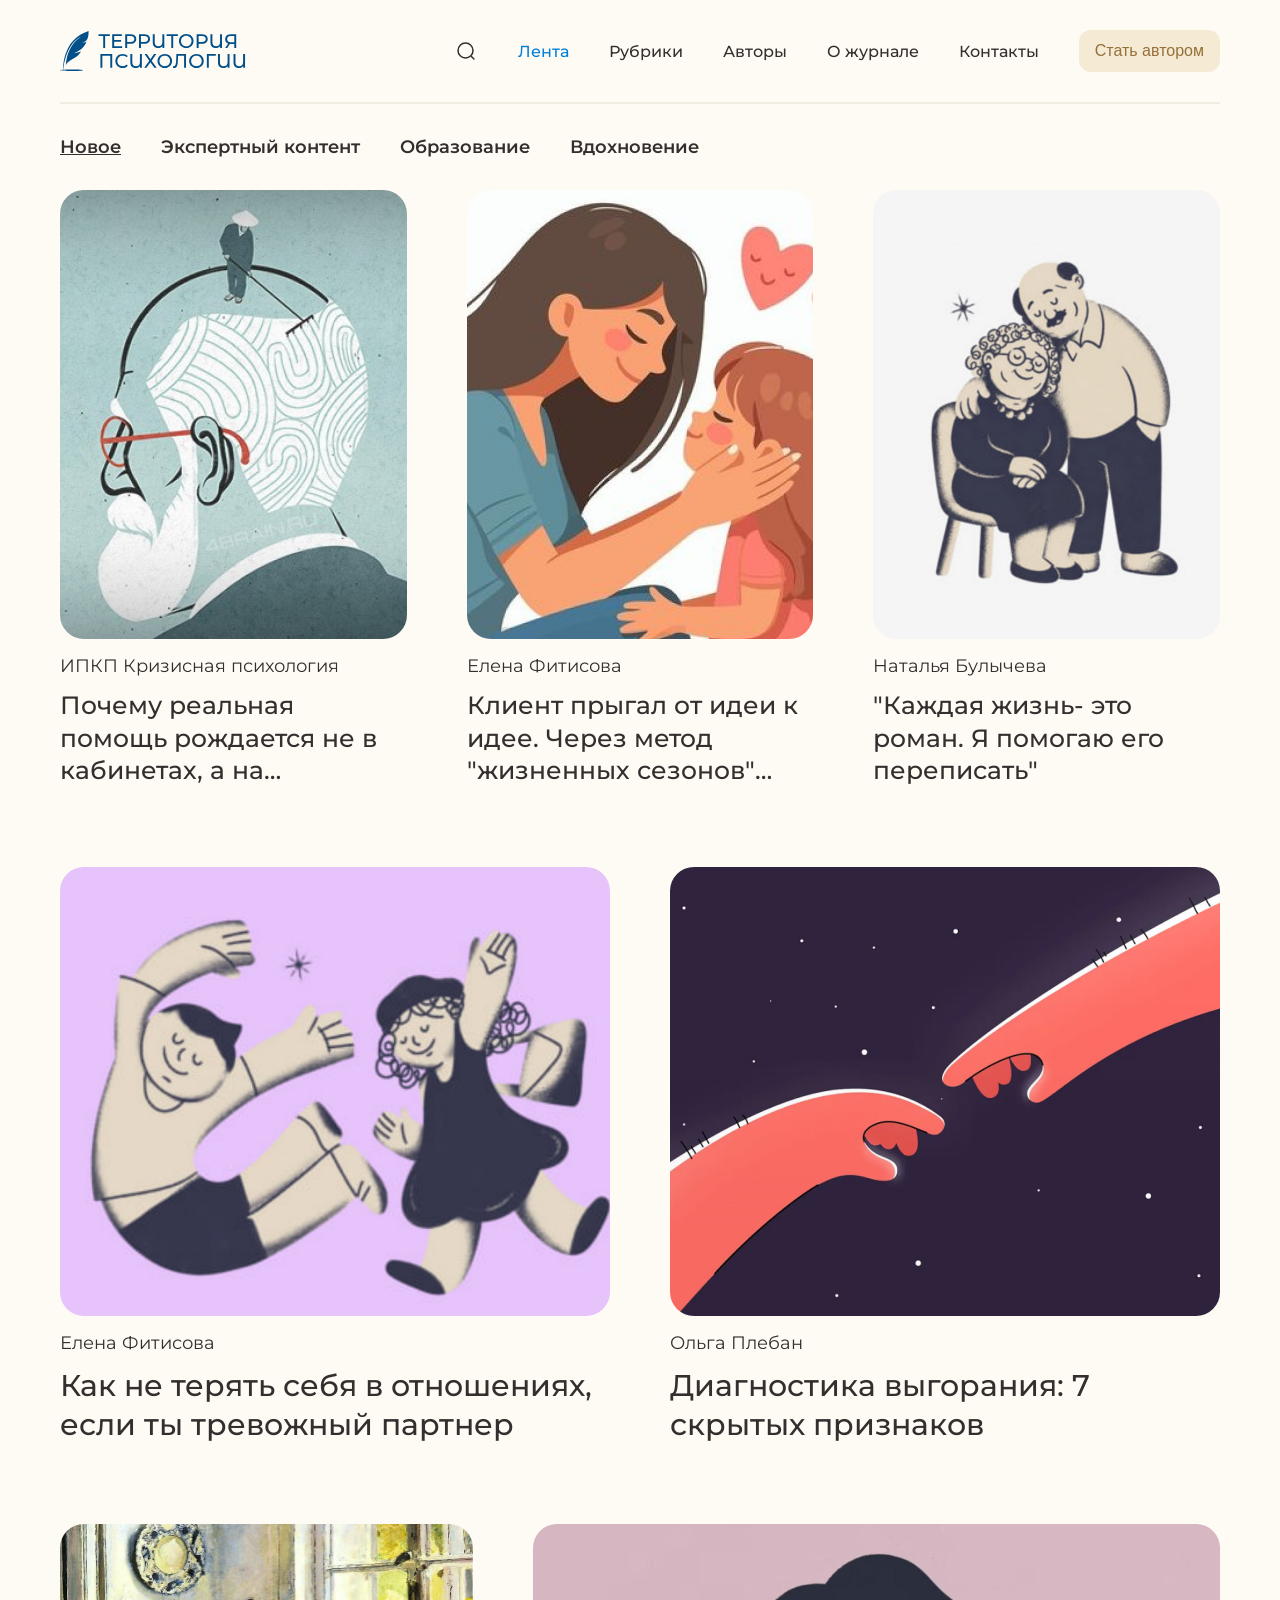
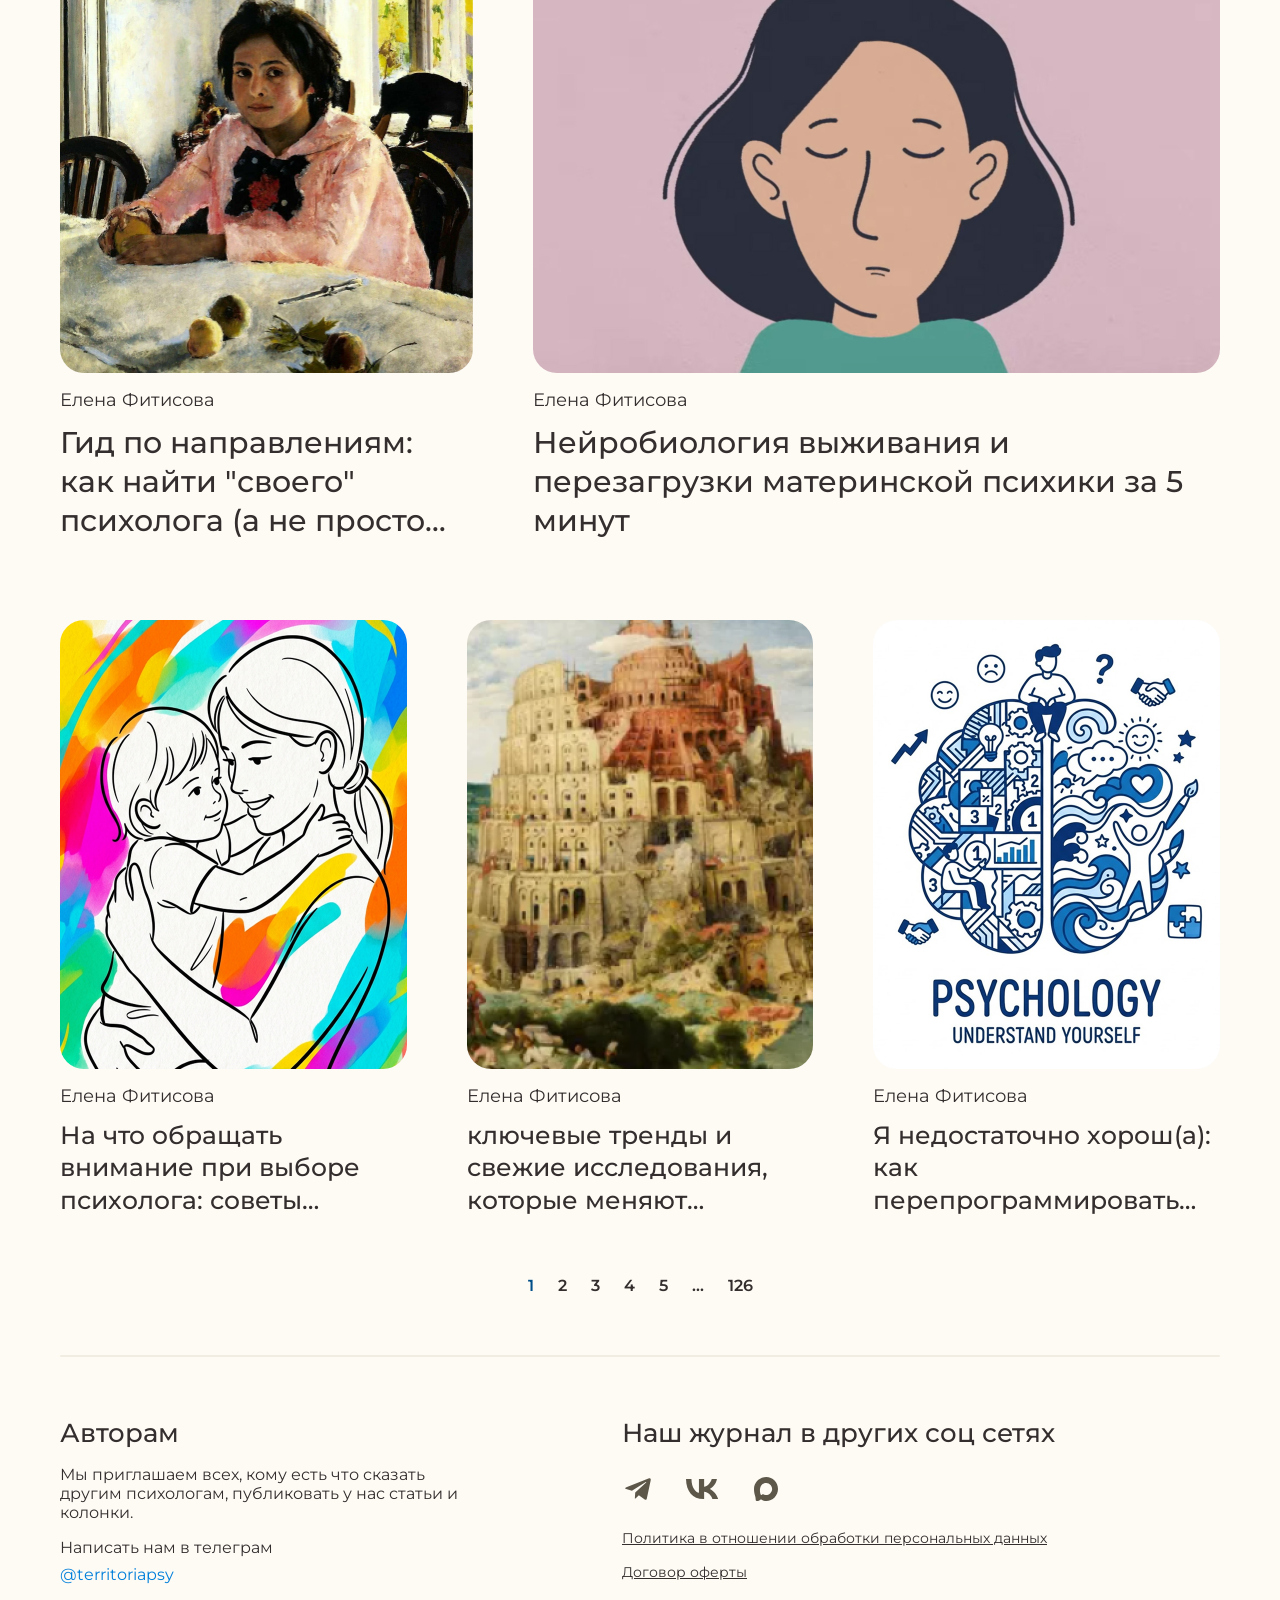
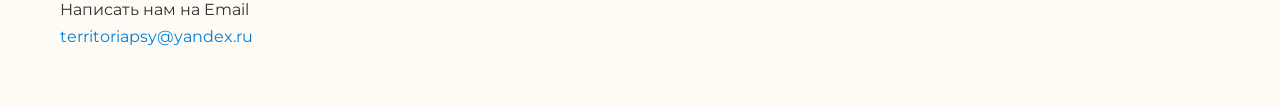
<file: docs/index.html>
<!doctype html>
<html lang="ru">
<head>
<meta charset="UTF-8">
<meta name="viewport" content="width=device-width, initial-scale=1">
<title>Территория психологии — Лента</title>
<link rel="preconnect" href="https://fonts.googleapis.com">
<link rel="preconnect" href="https://fonts.gstatic.com" crossorigin>
<link href="https://fonts.googleapis.com/css2?family=Montserrat:wght@400;500;600;700&display=swap" rel="stylesheet">
<link rel="stylesheet" href="styles.css">
</head>
<body>

<header class="site-header">
  <div class="container">
    <div class="header-row">
      <a href="index.html" class="logo">
        <img src="assets/Logo.svg" alt="Территория психологии">
      </a>
      <div class="header-menu">
        <div class="header-menu-items">
          <button class="icon-btn" aria-label="Поиск"><img src="assets/icon-search.svg" alt=""></button>
          <a href="index.html" class="active">Лента</a>
          <a href="#">Рубрики</a>
          <a href="#">Авторы</a>
          <a href="#">О журнале</a>
          <a href="#">Контакты</a>
        </div>
        <button class="author-cta">Стать автором</button>
      </div>
      <button class="hamburger-btn" onclick="toggleMobileMenu(true)" aria-label="Меню">
        <img src="assets/icon-menu.svg" alt="">
      </button>
    </div>
    <div class="container" style="padding:0;">
      <div class="divider"></div>
    </div>
    <div class="secondary-menu container">
      <a href="#" class="active">Новое</a>
      <a href="#">Экспертный контент</a>
      <a href="#">Образование</a>
      <a href="#">Вдохновение</a>
    </div>
  </div>
</header>

<main class="container">
  <div class="articles">

    <div class="row row-featured">
      <a href="article.html" class="card">
        <div class="card-image"><img src="assets/card-1.jpg" alt=""></div>
        <div class="card-author">ИПКП Кризисная психология</div>
        <div class="card-title">Почему реальная помощь рождается не в кабинетах, а на передовой</div>
      </a>
      <a href="article.html" class="card">
        <div class="card-image"><img src="assets/card-2.jpg" alt=""></div>
        <div class="card-author">Елена Фитисова</div>
        <div class="card-title">Клиент прыгал от идеи к идее. Через метод "жизненных сезонов" нашли устойчивую траекторию.</div>
      </a>
      <a href="article.html" class="card">
        <div class="card-image"><img src="assets/card-3.jpg" alt=""></div>
        <div class="card-author">Наталья Булычева</div>
        <div class="card-title">"Каждая жизнь- это роман. Я помогаю его переписать"</div>
      </a>
    </div>

    <div class="row row-main">
      <a href="article.html" class="card">
        <div class="card-image"><img src="assets/card-4.jpg" alt=""></div>
        <div class="card-author">Елена Фитисова</div>
        <div class="card-title">Как не терять себя в отношениях, если ты тревожный партнер</div>
      </a>
      <a href="article.html" class="card">
        <div class="card-image"><img src="assets/card-5.jpg" alt=""></div>
        <div class="card-author">Ольга Плебан</div>
        <div class="card-title">Диагностика выгорания: 7 скрытых признаков</div>
      </a>
    </div>

    <div class="row row-main">
      <a href="article.html" class="card card-narrow">
        <div class="card-image"><img src="assets/card-6.jpg" alt=""></div>
        <div class="card-author">Елена Фитисова</div>
        <div class="card-title">Гид по направлениям: как найти "своего" психолога (а не просто специалиста)</div>
      </a>
      <a href="article.html" class="card card-wide card-link">
        <div class="card-image"><img src="assets/card-7.jpg" alt=""></div>
        <div class="card-author">Елена Фитисова</div>
        <div class="card-title">Нейробиология выживания и перезагрузки материнской психики за 5 минут</div>
      </a>
    </div>

    <div class="row">
      <a href="article.html" class="card">
        <div class="card-image"><img src="assets/card-8.jpg" alt=""></div>
        <div class="card-author">Елена Фитисова</div>
        <div class="card-title">На что обращать внимание при выборе психолога: советы эксперта</div>
      </a>
      <a href="article.html" class="card">
        <div class="card-image"><img src="assets/card-9.jpg" alt=""></div>
        <div class="card-author">Елена Фитисова</div>
        <div class="card-title">ключевые тренды и свежие исследования, которые меняют ландшафт терапии ПТСР 2025</div>
      </a>
      <a href="article.html" class="card">
        <div class="card-image"><img src="assets/card-10.jpg" alt=""></div>
        <div class="card-author">Елена Фитисова</div>
        <div class="card-title">Я недостаточно хорош(а): как перепрограммировать внутреннего критика</div>
      </a>
    </div>

  </div>

  <nav class="pagination">
    <a href="#" class="active">1</a>
    <a href="#">2</a>
    <a href="#">3</a>
    <a href="#">4</a>
    <a href="#">5</a>
    <span>...</span>
    <a href="#">126</a>
  </nav>

  <div class="divider" style="margin: 40px 0 0;"></div>

  <footer class="site-footer">
    <div class="footer-contact">
      <p class="footer-heading">Авторам</p>
      <p class="desc">Мы приглашаем всех, кому есть что сказать другим психологам, публиковать у нас статьи и колонки.</p>
      <div class="footer-action">
        <span>Написать нам в телеграм</span>
        <span class="handle">@territoriapsy</span>
      </div>
      <div class="footer-action">
        <span>Написать нам на Email</span>
        <span class="handle">territoriapsy@yandex.ru</span>
      </div>
    </div>
    <div class="footer-social">
      <p class="footer-heading">Наш журнал в других соц сетях</p>
      <div class="footer-social-icons">
        <img src="assets/footer-social-1.svg" alt="">
        <img src="assets/footer-social-2.svg" alt="">
        <img src="assets/footer-social-3.svg" alt="">
      </div>
      <div class="footer-policies">
        <a href="#">Политика в отношении обработки персональных данных</a>
        <a href="#">Договор оферты</a>
      </div>
    </div>
  </footer>
</main>

<div class="mobile-menu-overlay" id="mobileMenu">
  <div class="container">
    <div class="header-row">
      <a href="index.html" class="logo">
        <img src="assets/Logo.svg" alt="Территория психологии">
      </a>
      <button class="mobile-menu-close" onclick="toggleMobileMenu(false)" aria-label="Закрыть">
        <img src="assets/icon-close.svg" alt="">
      </button>
    </div>
    <nav class="mobile-menu-links">
      <a href="index.html" class="active">Лента</a>
      <a href="#">Рубрики</a>
      <a href="#">Авторы</a>
      <a href="#">О журнале</a>
      <a href="#">Контакты</a>
      <div class="mobile-menu-social">
        <img src="assets/footer-social-1.svg" alt="">
        <img src="assets/footer-social-2.svg" alt="">
        <img src="assets/footer-social-3.svg" alt="">
      </div>
    </nav>
    <button class="author-cta mobile-menu-cta">Стать автором</button>
  </div>
</div>

<script src="script.js"></script>
</body>
</html>
</file>
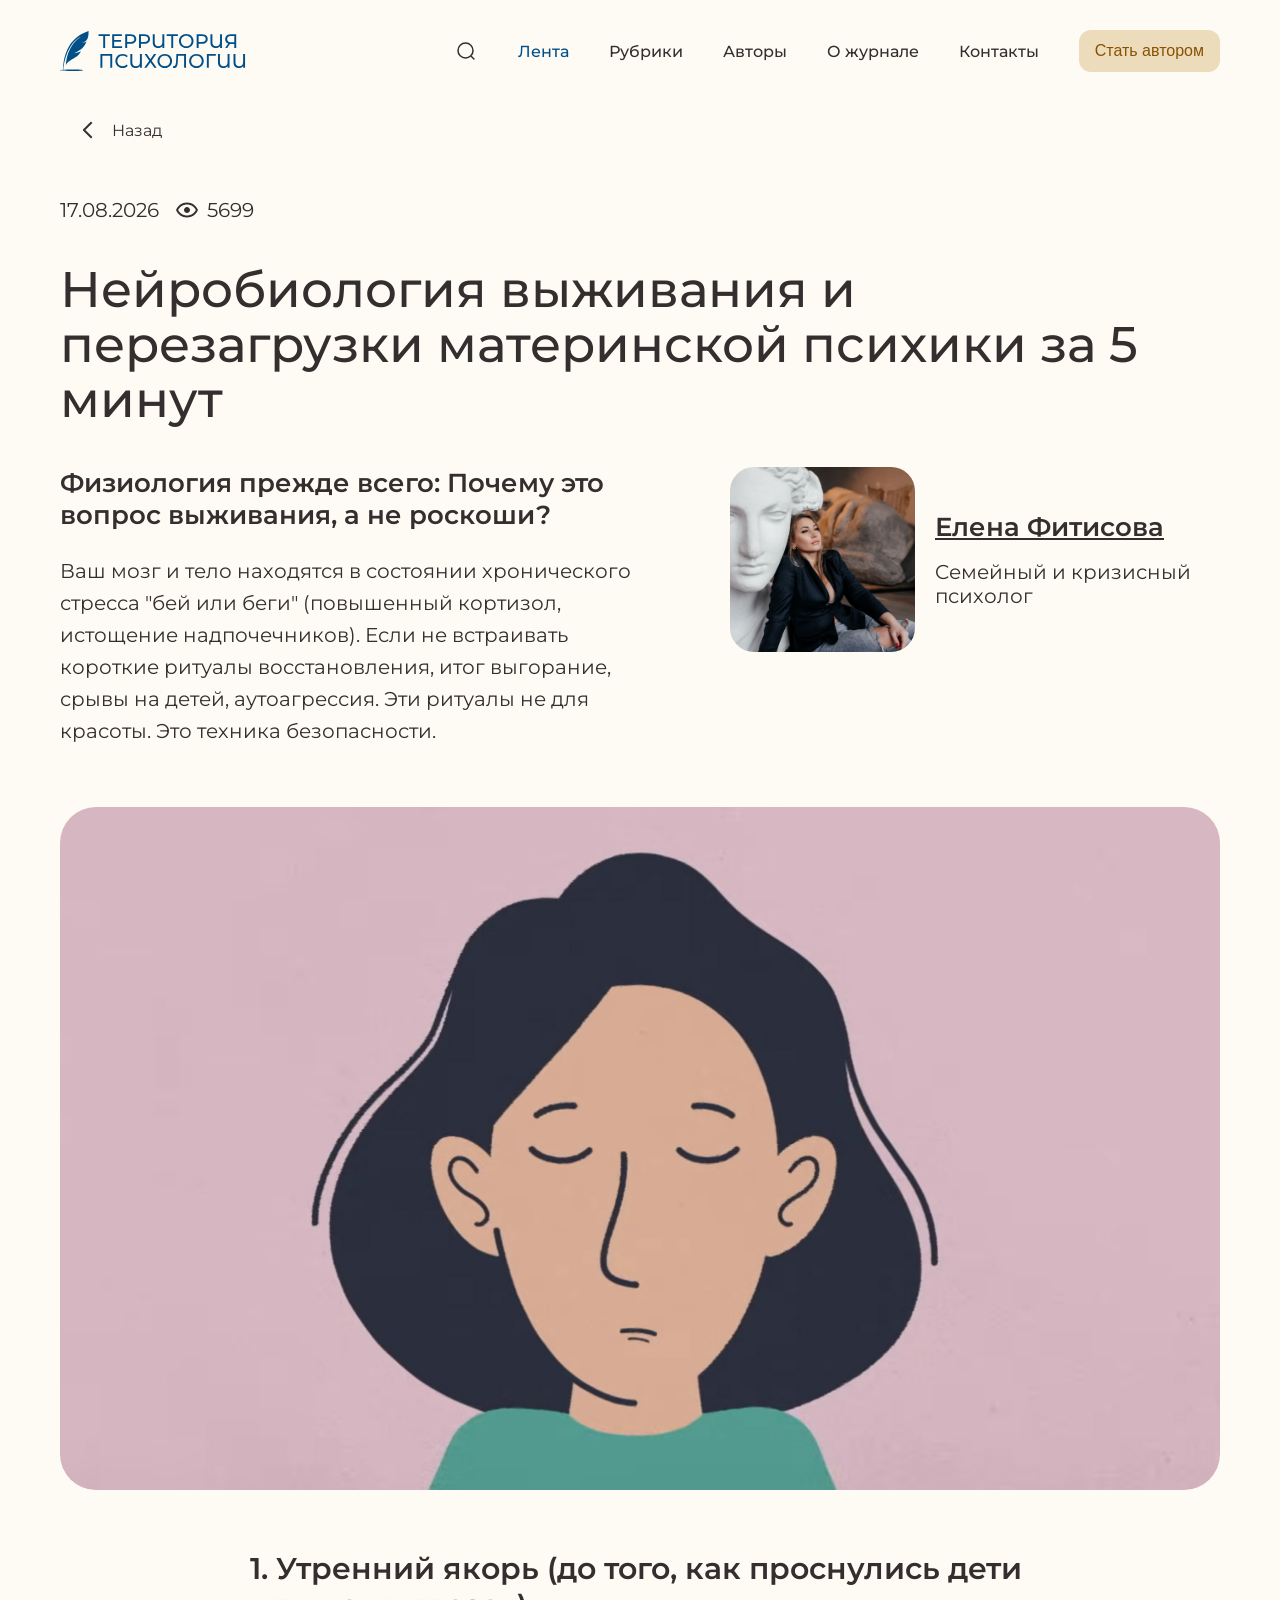
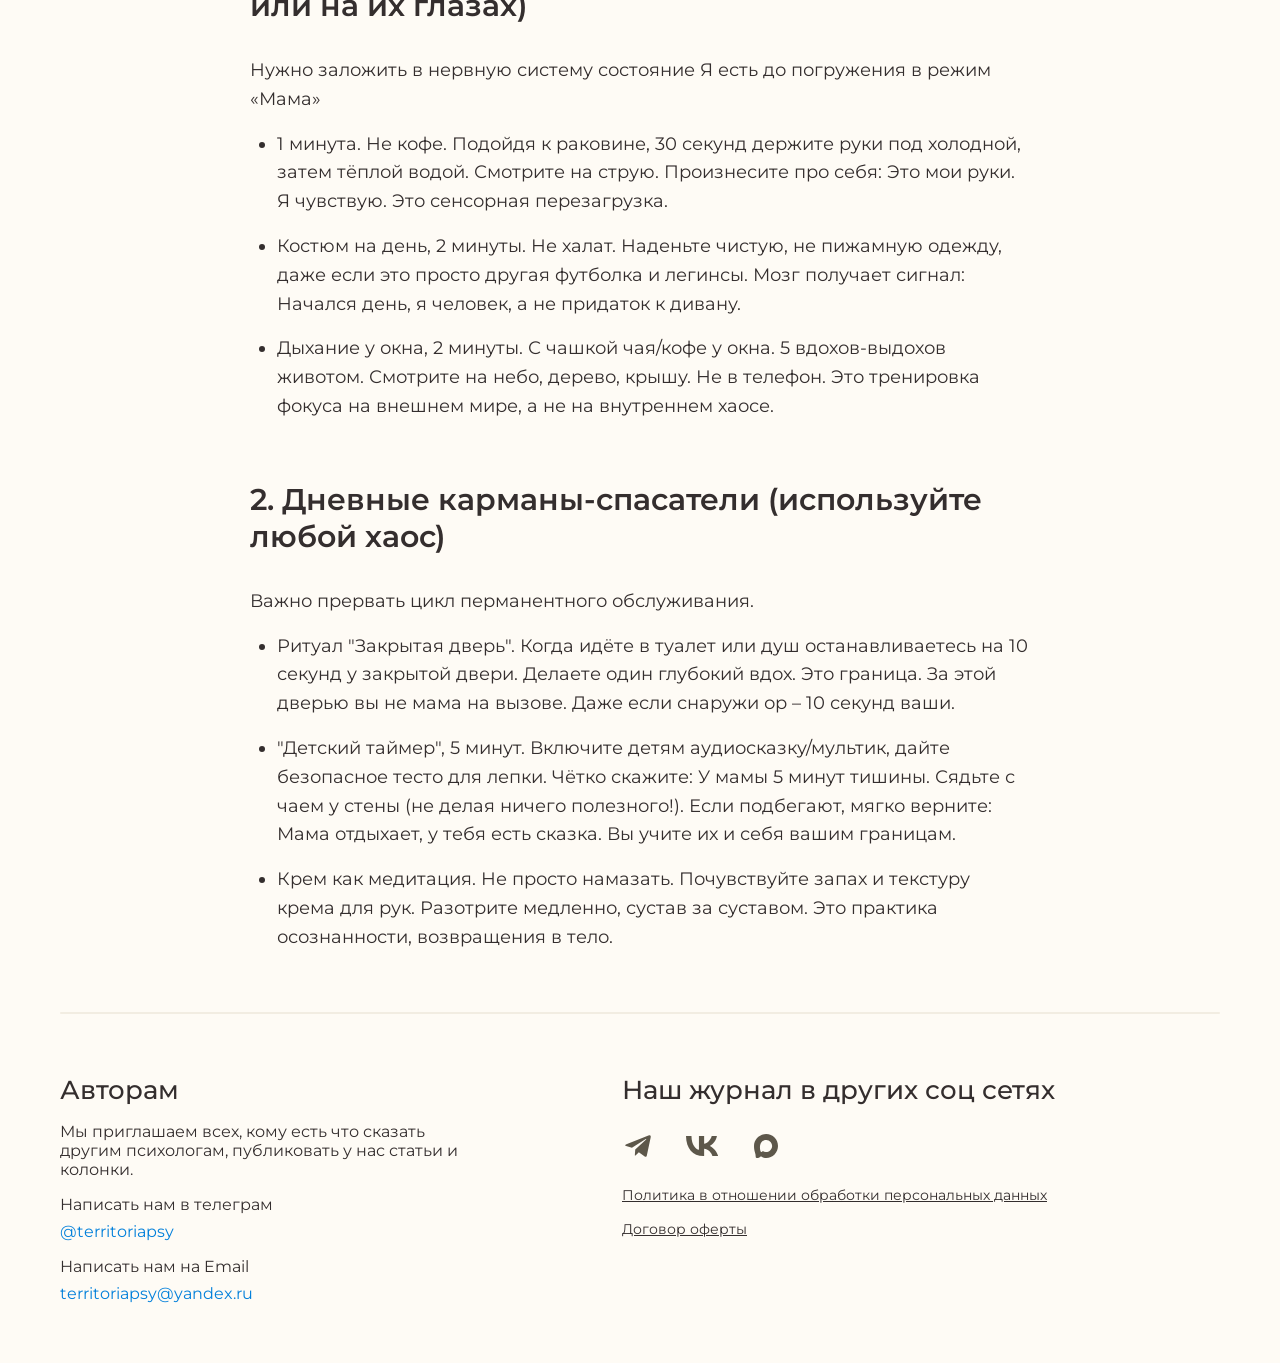
<file: docs/article.html>
<!doctype html>
<html lang="ru">
<head>
<meta charset="UTF-8">
<meta name="viewport" content="width=device-width, initial-scale=1">
<title>Территория психологии — Нейробиология выживания и перезагрузки материнской психики за 5 минут</title>
<link rel="preconnect" href="https://fonts.googleapis.com">
<link rel="preconnect" href="https://fonts.gstatic.com" crossorigin>
<link href="https://fonts.googleapis.com/css2?family=Montserrat:wght@400;500;600;700&display=swap" rel="stylesheet">
<link rel="stylesheet" href="styles.css">
</head>
<body class="article-page">

<header class="site-header">
  <div class="container">
    <div class="header-row">
      <a href="index.html" class="logo">
        <img src="assets/Logo.svg" alt="Территория психологии">
      </a>
      <div class="header-menu">
        <div class="header-menu-items">
          <button class="icon-btn" aria-label="Поиск"><img src="assets/icon-search.svg" alt=""></button>
          <a href="index.html" class="active">Лента</a>
          <a href="#">Рубрики</a>
          <a href="#">Авторы</a>
          <a href="#">О журнале</a>
          <a href="#">Контакты</a>
        </div>
        <button class="author-cta">Стать автором</button>
      </div>
      <button class="hamburger-btn" onclick="toggleMobileMenu(true)" aria-label="Меню">
        <img src="assets/icon-menu.svg" alt="">
      </button>
    </div>
  </div>
</header>

<main class="container">

  <a href="index.html" class="back-link">
    <svg width="24" height="24" viewBox="0 0 24 24" fill="none" xmlns="http://www.w3.org/2000/svg">
      <path fill-rule="evenodd" clip-rule="evenodd" d="M9.34299 12L16.414 19.071L15 20.485L7.22199 12.707C7.03451 12.5195 6.9292 12.2652 6.9292 12C6.9292 11.7349 7.03451 11.4805 7.22199 11.293L15 3.51501L16.414 4.92901L9.34299 12Z" fill="currentColor"/>
    </svg>
    <span>Назад</span>
  </a>

  <div class="article-header">
    <div class="article-meta">
      <span>17.08.2026</span>
      <span class="article-views">
        <img src="assets/icon-eye.svg" alt="">
        5699
      </span>
    </div>
    <h1 class="article-title">Нейробиология выживания и перезагрузки материнской психики за 5 минут</h1>
  </div>

  <div class="article-content">
    <div class="article-text">
      <h2>Физиология прежде всего: Почему это вопрос выживания, а не роскоши?</h2>
      <p>Ваш мозг и тело находятся в состоянии хронического стресса "бей или беги" (повышенный кортизол, истощение надпочечников). Если не встраивать короткие ритуалы восстановления, итог выгорание, срывы на детей, аутоагрессия. Эти ритуалы не для красоты. Это техника безопасности.</p>
    </div>
    <div class="author-info">
      <div class="author-image"><img src="assets/author.png" alt="Елена Фитисова"></div>
      <div class="author-details">
        <p class="author-name">Елена Фитисова</p>
        <p class="author-role">Cемейный и кризисный психолог</p>
      </div>
    </div>
  </div>

  <div class="hero-image">
    <img src="assets/hero.jpg" alt="">
  </div>

  <div class="article-section">
    <h3>1. Утренний якорь (до того, как проснулись дети или на их глазах)</h3>
    <div class="article-section-details">
      <p>Нужно заложить в нервную систему состояние Я есть до погружения в режим «Мама»</p>
      <ul>
        <li>1 минута. Не кофе. Подойдя к раковине, 30 секунд держите руки под холодной, затем тёплой водой. Смотрите на струю. Произнесите про себя: Это мои руки. Я чувствую. Это сенсорная перезагрузка.</li>
        <li>Костюм на день, 2 минуты. Не халат. Наденьте чистую, не пижамную одежду, даже если это просто другая футболка и легинсы. Мозг получает сигнал: Начался день, я человек, а не придаток к дивану.</li>
        <li>Дыхание у окна, 2 минуты. С чашкой чая/кофе у окна. 5 вдохов-выдохов животом. Смотрите на небо, дерево, крышу. Не в телефон. Это тренировка фокуса на внешнем мире, а не на внутреннем хаосе.</li>
      </ul>
    </div>
  </div>

  <div class="article-section">
    <h3>2. Дневные карманы-спасатели (используйте любой хаос)</h3>
    <div class="article-section-details">
      <p>Важно прервать цикл перманентного обслуживания.</p>
      <ul>
        <li>Ритуал "Закрытая дверь". Когда идёте в туалет или душ останавливаетесь на 10 секунд у закрытой двери. Делаете один глубокий вдох. Это граница. За этой дверью вы не мама на вызове. Даже если снаружи ор – 10 секунд ваши.</li>
        <li>"Детский таймер", 5 минут. Включите детям аудиосказку/мультик, дайте безопасное тесто для лепки. Чётко скажите: У мамы 5 минут тишины. Сядьте с чаем у стены (не делая ничего полезного!). Если подбегают, мягко верните: Мама отдыхает, у тебя есть сказка. Вы учите их и себя вашим границам.</li>
        <li>Крем как медитация. Не просто намазать. Почувствуйте запах и текстуру крема для рук. Разотрите медленно, сустав за суставом. Это практика осознанности, возвращения в тело.</li>
      </ul>
    </div>
  </div>

  <div class="article-footer-spacer"></div>
  <div class="divider"></div>

  <footer class="site-footer">
    <div class="footer-contact">
      <p class="footer-heading">Авторам</p>
      <p class="desc">Мы приглашаем всех, кому есть что сказать другим психологам, публиковать у нас статьи и колонки.</p>
      <div class="footer-action">
        <span>Написать нам в телеграм</span>
        <span class="handle">@territoriapsy</span>
      </div>
      <div class="footer-action">
        <span>Написать нам на Email</span>
        <span class="handle">territoriapsy@yandex.ru</span>
      </div>
    </div>
    <div class="footer-social">
      <p class="footer-heading">Наш журнал в других соц сетях</p>
      <div class="footer-social-icons">
        <img src="assets/footer-social-1.svg" alt="">
        <img src="assets/footer-social-2.svg" alt="">
        <img src="assets/footer-social-3.svg" alt="">
      </div>
      <div class="footer-policies">
        <a href="#">Политика в отношении обработки персональных данных</a>
        <a href="#">Договор оферты</a>
      </div>
    </div>
  </footer>

</main>

<div class="mobile-menu-overlay" id="mobileMenu">
  <div class="container">
    <div class="header-row">
      <a href="index.html" class="logo">
        <img src="assets/Logo.svg" alt="Территория психологии">
      </a>
      <button class="mobile-menu-close" onclick="toggleMobileMenu(false)" aria-label="Закрыть">
        <img src="assets/icon-close.svg" alt="">
      </button>
    </div>
    <nav class="mobile-menu-links">
      <a href="index.html" class="active">Лента</a>
      <a href="#">Рубрики</a>
      <a href="#">Авторы</a>
      <a href="#">О журнале</a>
      <a href="#">Контакты</a>
      <div class="mobile-menu-social">
        <img src="assets/footer-social-1.svg" alt="">
        <img src="assets/footer-social-2.svg" alt="">
        <img src="assets/footer-social-3.svg" alt="">
      </div>
    </nav>
    <button class="author-cta mobile-menu-cta">Стать автором</button>
  </div>
</div>

<script src="script.js"></script>
</body>
</html>
</file>
<file: docs/styles.css>
:root {
  --bg: #fefbf5;
  --text: #342e2e;
  --blue: #007fda;
  --blue-dark: #004f88;
  --divider: #f2ede2;
  --tan-bg: #f5ead4;
  --tan-text: #957039;
  --tan-bg-2: #eddcbb;
  --tan-text-2: #885200;
  --placeholder: #a19999;
}

* {
  box-sizing: border-box;
}

html, body {
  margin: 0;
  padding: 0;
}

body {
  background: var(--bg);
  color: var(--text);
  font-family: "Montserrat", "Segoe UI", Arial, sans-serif;
  -webkit-font-smoothing: antialiased;
}

a {
  color: inherit;
  text-decoration: none;
}

img {
  display: block;
}

.container {
  width: 1320px;
  max-width: 100%;
  margin: 0 auto;
  padding: 0 60px;
}

/* Header */

.site-header {
  background: var(--bg);
}

.header-row {
  display: flex;
  align-items: center;
  justify-content: space-between;
  padding: 30px 0;
}

.logo {
  display: flex;
  align-items: center;
  gap: 11px;
}

.logo img {
  width: auto;
  height: 40px;
}

.header-menu {
  display: flex;
  align-items: center;
  gap: 40px;
}

.header-menu-items {
  display: flex;
  align-items: center;
  gap: 40px;
}

.header-menu-items .icon-btn {
  display: flex;
  align-items: center;
  justify-content: center;
  border: none;
  background: none;
  padding: 0;
  cursor: pointer;
}

.header-menu-items img {
  width: 24px;
  height: 24px;
}

.header-menu-items a {
  font-size: 16px;
  font-weight: 500;
  white-space: nowrap;
  transition: color 0.15s ease;
}

.header-menu-items a.active {
  color: var(--blue);
}

.header-menu-items a:not(.active) {
  color: var(--text);
}

.article-page .header-menu-items a.active {
  color: var(--blue-dark);
}

.header-menu-items a:hover {
  color: var(--blue);
}

.article-page .header-menu-items a.active:hover {
  color: var(--blue);
}

.social-icons {
  display: flex;
  align-items: center;
  gap: 18px;
}

.social-icons img {
  width: 24px;
  height: 24px;
}

.author-cta {
  background: var(--tan-bg);
  color: var(--tan-text);
  font-weight: 500;
  font-size: 16px;
  padding: 12px 16px;
  border-radius: 12px;
  border: none;
  cursor: pointer;
  white-space: nowrap;
}

.article-page .author-cta {
  background: var(--tan-bg-2);
  color: var(--tan-text-2);
}

.hamburger-btn {
  display: none;
  align-items: center;
  justify-content: center;
  width: 32px;
  height: 32px;
  border: none;
  background: none;
  padding: 0;
  cursor: pointer;
  flex-shrink: 0;
}

.hamburger-btn img {
  width: 32px;
  height: 32px;
}

/* Mobile menu overlay (shared markup on every page) */

.mobile-menu-overlay {
  display: none;
  position: fixed;
  inset: 0;
  background: var(--bg);
  z-index: 1000;
  overflow-y: auto;
}

.mobile-menu-overlay.open {
  display: block;
}

.mobile-menu-close {
  width: 32px;
  height: 32px;
  border: none;
  background: none;
  padding: 0;
  cursor: pointer;
}

.mobile-menu-close img {
  width: 32px;
  height: 32px;
}

.mobile-menu-links {
  display: flex;
  flex-direction: column;
  align-items: flex-end;
  gap: 32px;
  padding: 48px 20px 96px;
}

.mobile-menu-links a {
  font-size: 26px;
  font-weight: 500;
  line-height: 1.6;
  color: var(--text);
}

.mobile-menu-links a.active {
  color: var(--blue-dark);
}

.mobile-menu-social {
  display: flex;
  gap: 24px;
  justify-content: flex-end;
  width: 100%;
}

.mobile-menu-social img {
  width: auto;
  height: 32px;
}

.mobile-menu-cta {
  position: fixed;
  left: 0;
  right: 0;
  bottom: 0;
  width: 100%;
  padding: 20px;
  border-radius: 0;
  text-align: center;
  background: var(--tan-bg-2);
  color: var(--tan-text-2);
}

.divider {
  height: 2px;
  background: var(--divider);
  border-radius: 5px;
  width: 100%;
}

.secondary-menu {
  display: flex;
  gap: 40px;
  font-weight: 600;
  font-size: 18px;
}

.secondary-menu.container {
  padding: 32px 0;
}

.secondary-menu a.active {
  text-decoration: underline;
}

/* Back link on article page */

.back-link {
  position: sticky;
  top: 0;
  z-index: 20;
  display: flex;
  width: 100%;
  align-items: center;
  gap: 12px;
  margin: 0;
  padding: 16px;
  border-radius: 0;
  background: var(--bg);
  font-size: 16px;
  color: var(--text);
  cursor: pointer;
  transition: color 0.15s ease;
}

.back-link:hover {
  color: var(--blue);
}

.back-link svg {
  width: 24px;
  height: 24px;
  display: block;
}

/* Articles grid */

.articles {
  display: flex;
  flex-direction: column;
  gap: 80px;
  padding: 0 0 60px;
}

.row {
  display: flex;
  gap: 60px;
  align-items: flex-start;
}

.card {
  display: flex;
  flex-direction: column;
  flex: 1;
  min-width: 0;
  cursor: pointer;
}

.card:hover .card-title {
  color: var(--blue);
}

.card.card-narrow {
  flex: 0 0 413px;
}

.card.card-wide {
  flex: 1;
}

.card-image {
  width: 100%;
  height: 449px;
  border-radius: 24px;
  overflow: hidden;
  background: var(--placeholder);
}

.card-image img {
  width: 100%;
  height: 100%;
  object-fit: cover;
}

.card-author {
  font-size: 18px;
  font-weight: 400;
  margin-top: 16px;
}

.card-title {
  font-size: 25px;
  font-weight: 500;
  line-height: 1.3;
  margin-top: 12px;
  transition: color 0.15s ease, opacity 0.15s ease;
  display: -webkit-box;
  -webkit-box-orient: vertical;
  -webkit-line-clamp: 3;
  overflow: hidden;
}

.row-main .card-title {
  font-size: 30px;
  font-weight: 500;
}

/* Pagination */

.pagination {
  display: flex;
  justify-content: center;
  gap: 24px;
  font-weight: 600;
  font-size: 16px;
  padding-bottom: 20px;
}

.pagination .active {
  color: var(--blue-dark);
}

/* Footer */

.site-footer {
  padding: 60px 0;
  display: flex;
  gap: 162px;
}

.footer-contact,
.footer-social {
  display: flex;
  flex-direction: column;
  gap: 16px;
}

.footer-contact {
  width: 400px;
}

.footer-social {
  width: 498px;
  gap: 24px;
}

.footer-heading {
  font-size: 26px;
  font-weight: 500;
  margin: 0;
}

.footer-contact p.desc {
  font-size: 16px;
  margin: 0;
}

.footer-action {
  display: flex;
  flex-direction: column;
  gap: 8px;
  font-size: 16px;
}

.footer-action .handle {
  color: var(--blue);
}

.footer-social-icons {
  display: flex;
  gap: 32px;
}

.footer-social-icons img {
  width: auto;
  height: 32px;
}

.footer-policies {
  display: flex;
  flex-direction: column;
  gap: 16px;
  font-size: 14px;
}

.footer-policies a {
  text-decoration: underline;
}

/* Article page */

.article-header {
  display: flex;
  flex-direction: column;
  gap: 40px;
  padding-top: 40px;
}

.article-meta {
  display: flex;
  gap: 16px;
  align-items: center;
  font-size: 20px;
}

.article-views {
  display: flex;
  align-items: center;
  gap: 8px;
}

.article-views img {
  width: 24px;
  height: 24px;
}

.article-title {
  font-size: 50px;
  font-weight: 500;
  line-height: 1.1;
  margin: 0;
}

.article-content {
  display: flex;
  gap: 60px;
  padding: 40px 0 0;
  align-items: flex-start;
}

.article-text {
  flex: 1;
  min-width: 0;
  display: flex;
  flex-direction: column;
  gap: 24px;
}

.article-text h2 {
  font-size: 26px;
  font-weight: 600;
  margin: 0;
}

.article-text p {
  font-size: 20px;
  line-height: 1.6;
  margin: 0;
}

.author-info {
  display: flex;
  gap: 20px;
  align-items: center;
  flex: 0 0 490px;
}

.author-image {
  width: 185px;
  height: 185px;
  border-radius: 24px;
  overflow: hidden;
  background: #fff;
}

.author-image img {
  width: 100%;
  height: 100%;
  object-fit: cover;
}

.author-details {
  display: flex;
  flex-direction: column;
  gap: 16px;
  width: 285px;
}

.author-name {
  font-size: 26px;
  font-weight: 600;
  text-decoration: underline;
  margin: 0;
  line-height: 1.3;
}

.author-role {
  font-size: 20px;
  margin: 0;
}

.hero-image {
  width: 100%;
  height: 683px;
  border-radius: 36px;
  overflow: hidden;
  margin-top: 60px;
}

.hero-image img {
  width: 100%;
  height: 100%;
  object-fit: cover;
}

.article-section {
  width: 780px;
  max-width: 100%;
  margin: 60px auto 0;
  display: flex;
  flex-direction: column;
  gap: 32px;
}

.article-section h3 {
  font-size: 30px;
  font-weight: 600;
  margin: 0;
}

.article-section-details {
  display: flex;
  flex-direction: column;
  gap: 16px;
  font-size: 18px;
}

.article-section-details p {
  margin: 0;
  line-height: 1.6;
}

.article-section-details ul {
  margin: 0;
  padding-left: 27px;
  display: flex;
  flex-direction: column;
  gap: 16px;
}

.article-section-details li {
  line-height: 1.6;
}

.article-footer-spacer {
  height: 60px;
}

/* ==========================================================
   Mobile (<=767px) — matches Figma "mobile" frame (428px)
   ========================================================== */

@media (max-width: 767px) {
  .container {
    padding: 0 20px;
  }

  .header-row {
    padding: 20px 0;
  }

  .logo img {
    width: auto;
    height: 33px;
  }

  .header-menu {
    display: none;
  }

  .hamburger-btn {
    display: flex;
  }

  .secondary-menu.container {
    gap: 24px;
    padding: 20px 20px 0;
    margin: 0 -20px;
    width: auto;
    overflow-x: auto;
    white-space: nowrap;
    -webkit-overflow-scrolling: touch;
    -webkit-mask-image: linear-gradient(to right, #000 calc(100% - 48px), transparent 100%);
    mask-image: linear-gradient(to right, #000 calc(100% - 48px), transparent 100%);
  }

  .secondary-menu::-webkit-scrollbar {
    display: none;
  }

  /* Articles grid -> single column */

  .articles {
    gap: 56px;
    padding: 40px 0 32px;
  }

  .row {
    flex-direction: column;
    gap: 56px;
  }

  .card-author {
    margin-top: 12px;
  }

  .card-title {
    margin-top: 12px;
  }

  .card.card-narrow,
  .card.card-wide {
    flex: 1 1 auto;
  }

  .card-image {
    height: 200px;
    border-radius: 16px;
  }

  .card-author {
    font-size: 16px;
  }

  .card-title,
  .row-main .card-title {
    font-size: 18px;
    font-weight: 500;
  }

  .pagination {
    gap: 16px;
    flex-wrap: wrap;
  }

  /* Footer */

  .site-footer {
    flex-direction: column;
    gap: 40px;
    padding: 40px 0;
  }

  .footer-contact,
  .footer-social {
    width: 100%;
  }

  .footer-social {
    gap: 40px;
  }

  .footer-heading {
    font-size: 18px;
  }

  /* Article page */

  .back-link {
    margin: 0;
  }

  .article-header {
    padding-top: 24px;
    gap: 16px;
  }

  .article-meta {
    font-size: 16px;
  }

  .article-views img {
    width: 16px;
    height: 16px;
  }

  .article-title {
    font-size: 26px;
  }

  .article-content {
    flex-direction: column;
    gap: 24px;
    padding-top: 24px;
  }

  .author-info {
    flex: none;
    width: 100%;
  }

  .author-image {
    width: 121px;
    height: 121px;
    border-radius: 16px;
  }

  .author-details {
    width: auto;
    flex: 1;
    min-width: 0;
    gap: 8px;
  }

  .author-name {
    font-size: 18px;
  }

  .author-role {
    font-size: 16px;
  }

  .article-text {
    gap: 16px;
  }

  .article-text h2 {
    font-size: 18px;
  }

  .article-text p {
    font-size: 18px;
  }

  .hero-image {
    height: 200px;
    border-radius: 16px;
    margin-top: 40px;
  }

  .article-section {
    width: 100%;
    margin: 40px 0 0;
    gap: 24px;
  }

  .article-section h3 {
    font-size: 18px;
  }

  .article-section-details {
    font-size: 16px;
  }

  .article-footer-spacer {
    height: 40px;
  }
}
</file>
